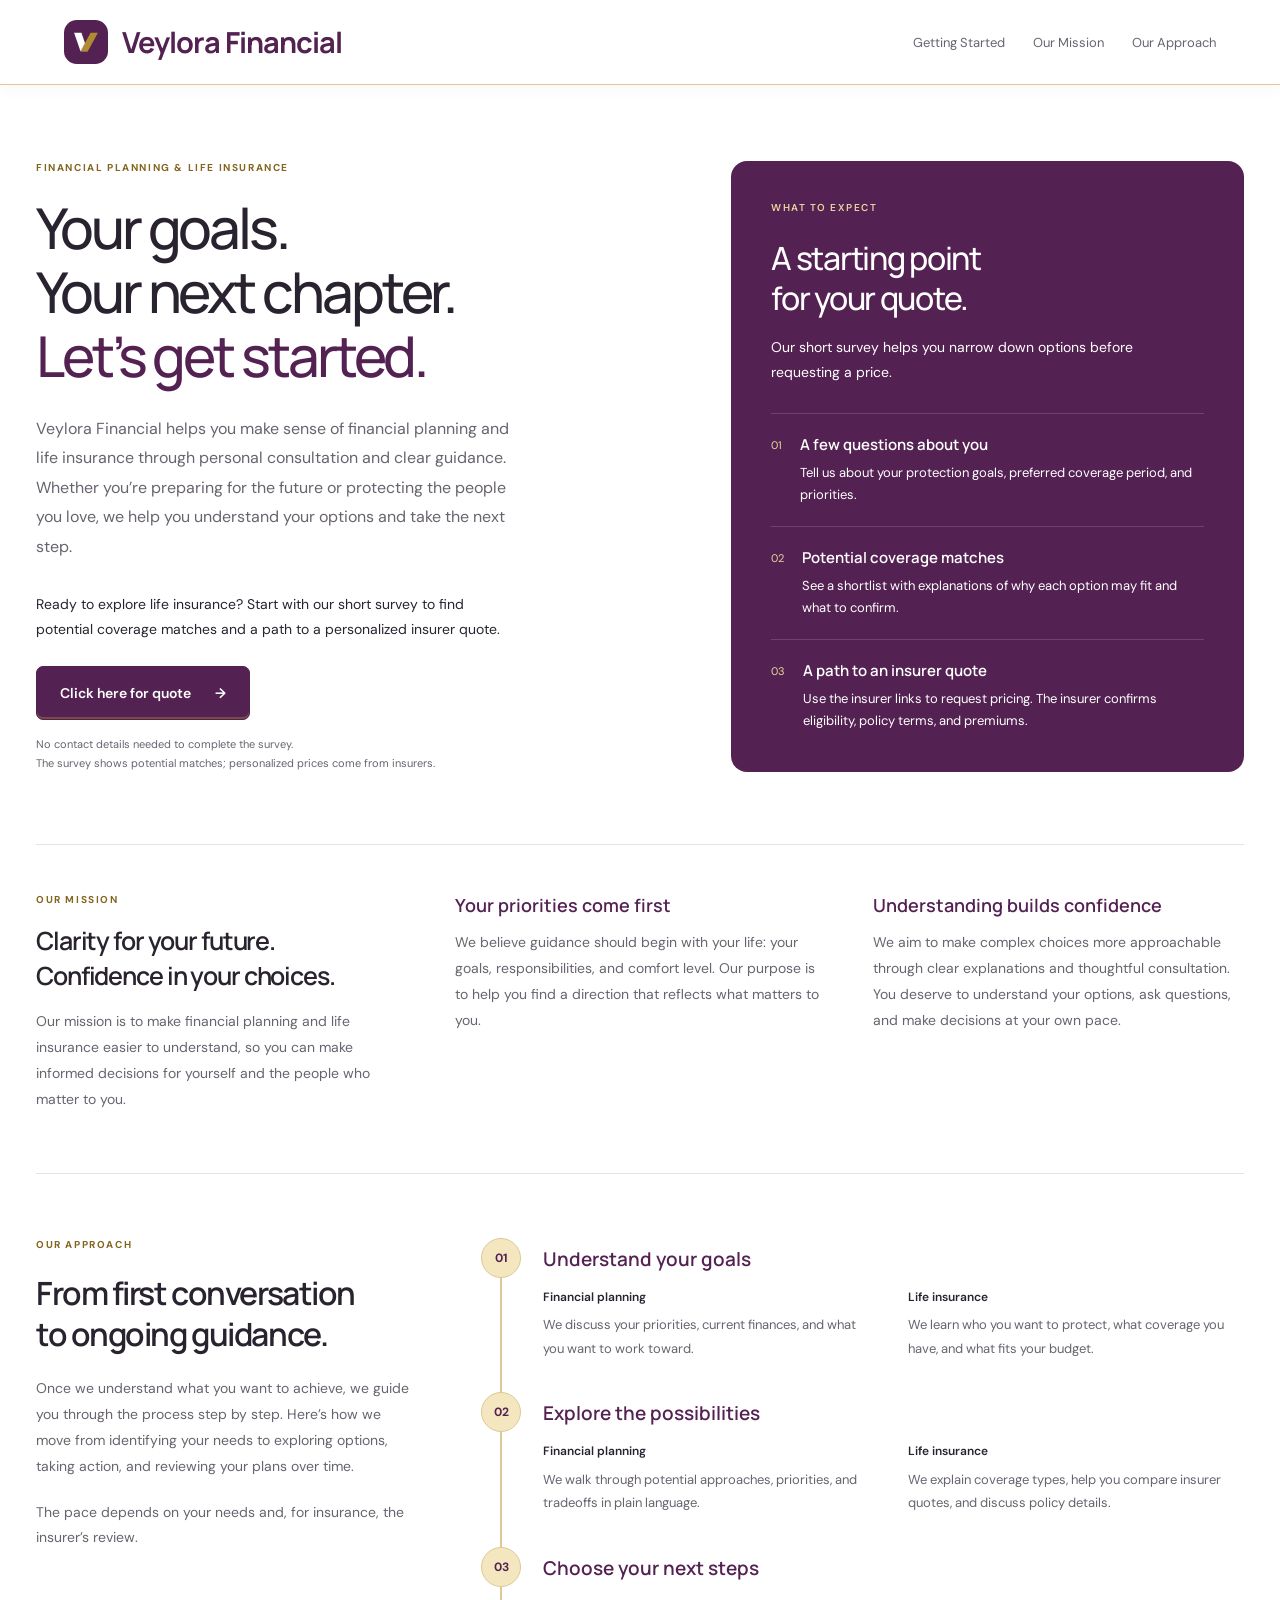
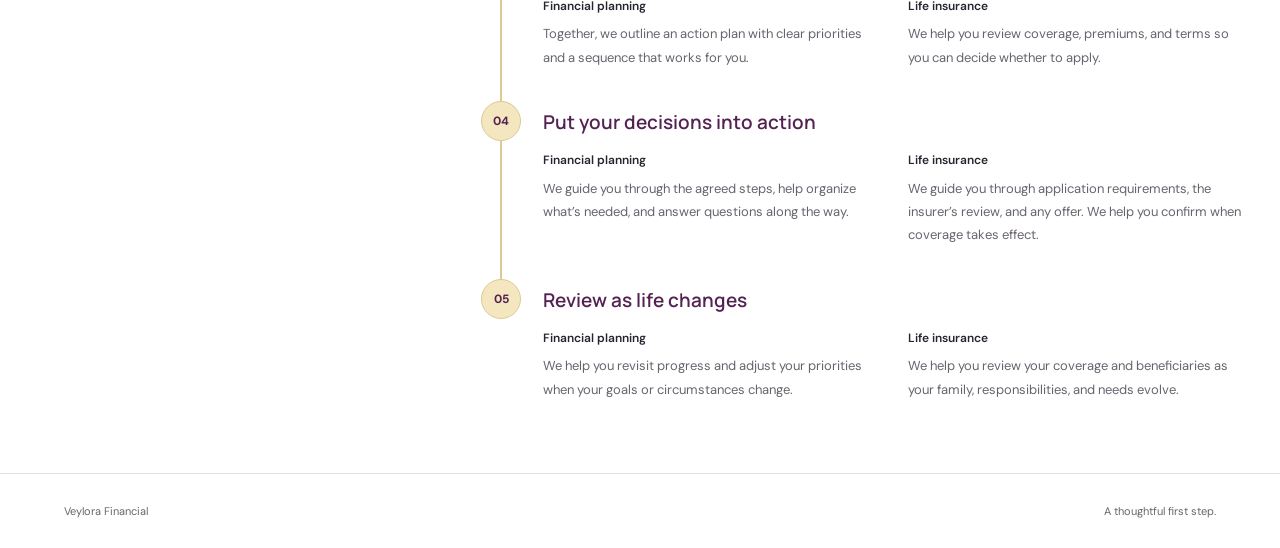
<file: index.html>
<!doctype html>
<html lang="en">
  <head>
    <meta charset="utf-8">
    <meta name="viewport" content="width=device-width, initial-scale=1">
    <meta name="description" content="Explore financial planning and life insurance consultations with Veylora Financial. Start with your goals and take a thoughtful next step.">
    <title>Veylora Financial | Financial Planning &amp; Life Insurance</title>
    <link rel="icon" type="image/svg+xml" href="assets/veylora-mark.svg">
    <link rel="stylesheet" href="css/style.css?v=veylora-2">
    <link rel="stylesheet" href="css/home.css?v=veylora-7">
  </head>
  <body class="home-page">
    <header class="site-header">
      <div class="brand">
        <img class="brand-logo" src="assets/veylora-mark.svg" alt="" width="44" height="44">
        <span>Veylora Financial</span>
      </div>
      <nav class="home-navigation" aria-label="Homepage sections">
        <a class="home-nav" href="#getting-started">Getting Started</a>
        <a class="home-nav" href="#mission">Our Mission</a>
        <a class="home-nav" href="#our-process">Our Approach</a>
      </nav>
    </header>
    <main class="home-main">
      <section class="home-hero" id="getting-started" aria-labelledby="home-heading">
        <div class="home-introduction">
          <p class="eyebrow">Financial planning &amp; life insurance</p>
          <h1 id="home-heading">Your goals.<br>Your next chapter.<br><span>Let’s get started.</span></h1>
          <p class="home-lead">Veylora Financial helps you make sense of financial planning and life insurance through personal consultation and clear guidance. Whether you’re preparing for the future or protecting the people you love, we help you understand your options and take the next step.</p>
          <p class="home-start">Ready to explore life insurance? Start with our short survey to find potential coverage matches and a path to a personalized insurer quote.</p>
          <a class="primary home-quote" href="survey.html">Click here for quote <span aria-hidden="true">→</span></a>
          <p class="home-quote-note">No contact details needed to complete the survey.<br>The survey shows potential matches; personalized prices come from insurers.</p>
        </div>
        <aside class="consultation-panel" aria-labelledby="conversation-heading">
          <p class="panel-eyebrow">What to expect</p>
          <h2 id="conversation-heading">A starting point<br>for your quote.</h2>
          <p>Our short survey helps you narrow down options before requesting a price.</p>
          <ol class="consultation-steps">
            <li><span aria-hidden="true">01</span><div><h3>A few questions about you</h3><p>Tell us about your protection goals, preferred coverage period, and priorities.</p></div></li>
            <li><span aria-hidden="true">02</span><div><h3>Potential coverage matches</h3><p>See a shortlist with explanations of why each option may fit and what to confirm.</p></div></li>
            <li><span aria-hidden="true">03</span><div><h3>A path to an insurer quote</h3><p>Use the insurer links to request pricing. The insurer confirms eligibility, policy terms, and premiums.</p></div></li>
          </ol>
        </aside>
      </section>
      <section class="home-services" id="mission" aria-labelledby="services-heading">
        <div class="services-introduction">
          <p class="eyebrow">Our mission</p>
          <h2 id="services-heading">Clarity for your future.<br>Confidence in your choices.</h2>
          <p class="mission-statement">Our mission is to make financial planning and life insurance easier to understand, so you can make informed decisions for yourself and the people who matter to you.</p>
        </div>
        <article>
          <h3>Your priorities come first</h3>
          <p>We believe guidance should begin with your life: your goals, responsibilities, and comfort level. Our purpose is to help you find a direction that reflects what matters to you.</p>
        </article>
        <article>
          <h3>Understanding builds confidence</h3>
          <p>We aim to make complex choices more approachable through clear explanations and thoughtful consultation. You deserve to understand your options, ask questions, and make decisions at your own pace.</p>
        </article>
      </section>
      <section class="home-process" id="our-process" aria-labelledby="process-heading">
        <div class="process-introduction">
          <p class="eyebrow">Our approach</p>
          <h2 id="process-heading">From first conversation<br>to ongoing guidance.</h2>
          <p>Once we understand what you want to achieve, we guide you through the process step by step. Here’s how we move from identifying your needs to exploring options, taking action, and reviewing your plans over time.</p>
          <p class="process-note">The pace depends on your needs and, for insurance, the insurer’s review.</p>
        </div>
        <ol class="process-timeline" aria-label="Your consultation journey">
          <li>
            <span class="process-number" aria-hidden="true">01</span>
            <div class="process-step">
              <h3>Understand your goals</h3>
              <div class="process-paths">
                <p><strong>Financial planning</strong>We discuss your priorities, current finances, and what you want to work toward.</p>
                <p><strong>Life insurance</strong>We learn who you want to protect, what coverage you have, and what fits your budget.</p>
              </div>
            </div>
          </li>
          <li>
            <span class="process-number" aria-hidden="true">02</span>
            <div class="process-step">
              <h3>Explore the possibilities</h3>
              <div class="process-paths">
                <p><strong>Financial planning</strong>We walk through potential approaches, priorities, and tradeoffs in plain language.</p>
                <p><strong>Life insurance</strong>We explain coverage types, help you compare insurer quotes, and discuss policy details.</p>
              </div>
            </div>
          </li>
          <li>
            <span class="process-number" aria-hidden="true">03</span>
            <div class="process-step">
              <h3>Choose your next steps</h3>
              <div class="process-paths">
                <p><strong>Financial planning</strong>Together, we outline an action plan with clear priorities and a sequence that works for you.</p>
                <p><strong>Life insurance</strong>We help you review coverage, premiums, and terms so you can decide whether to apply.</p>
              </div>
            </div>
          </li>
          <li>
            <span class="process-number" aria-hidden="true">04</span>
            <div class="process-step">
              <h3>Put your decisions into action</h3>
              <div class="process-paths">
                <p><strong>Financial planning</strong>We guide you through the agreed steps, help organize what’s needed, and answer questions along the way.</p>
                <p><strong>Life insurance</strong>We guide you through application requirements, the insurer’s review, and any offer. We help you confirm when coverage takes effect.</p>
              </div>
            </div>
          </li>
          <li>
            <span class="process-number" aria-hidden="true">05</span>
            <div class="process-step">
              <h3>Review as life changes</h3>
              <div class="process-paths">
                <p><strong>Financial planning</strong>We help you revisit progress and adjust your priorities when your goals or circumstances change.</p>
                <p><strong>Life insurance</strong>We help you review your coverage and beneficiaries as your family, responsibilities, and needs evolve.</p>
              </div>
            </div>
          </li>
        </ol>
      </section>
    </main>
    <footer class="site-footer"><span>Veylora Financial</span><span>A thoughtful first step.</span></footer>
  </body>
</html>
</file>
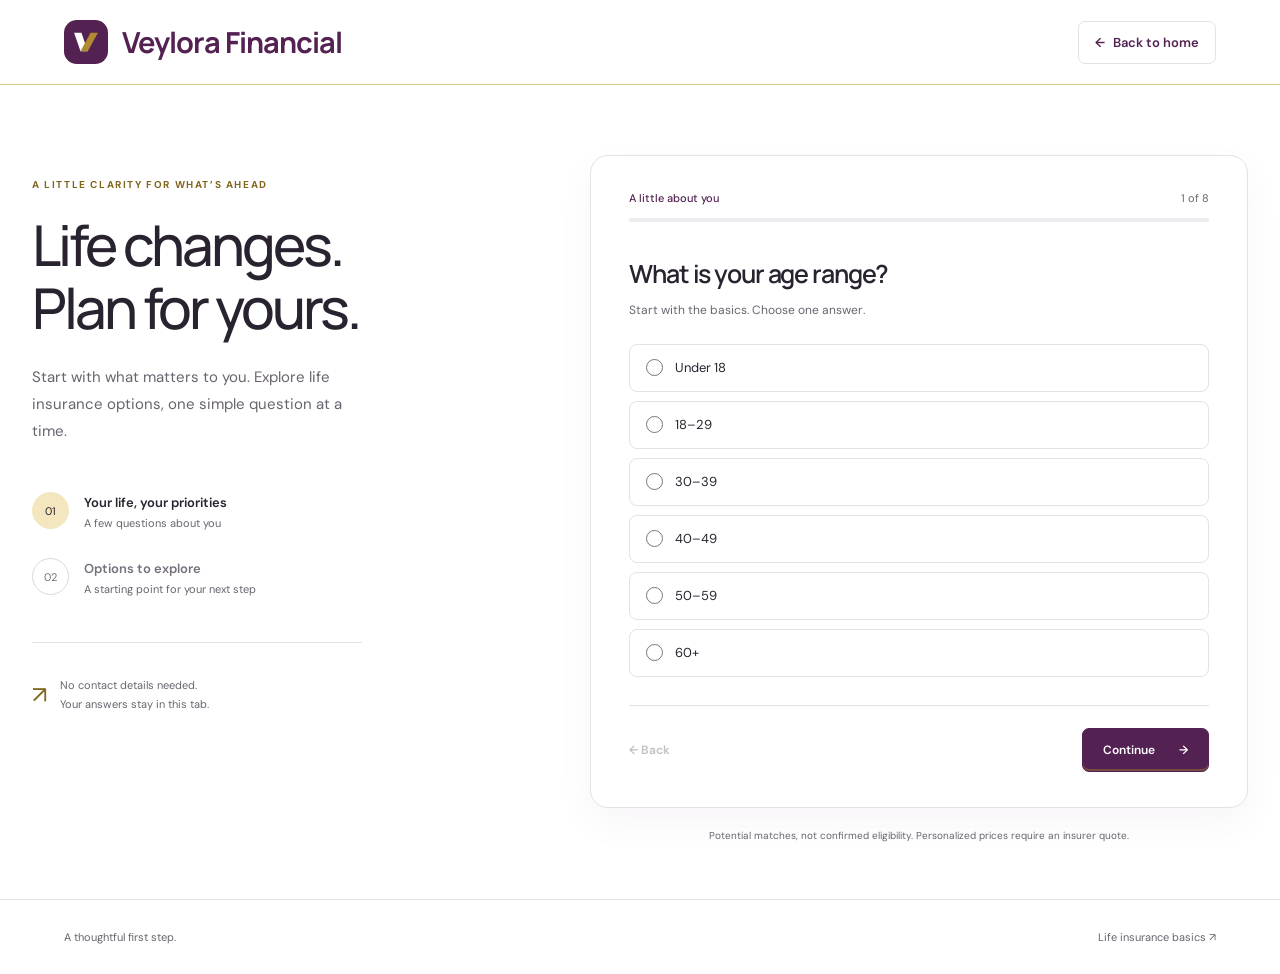
<file: survey.html>
<!doctype html>
<html lang="en">
  <head>
    <meta charset="utf-8">
    <meta name="viewport" content="width=device-width, initial-scale=1">
    <meta name="description" content="Compare potential life insurance matches for California and request personalized quotes from insurers.">
    <title>Veylora Financial | Life Insurance</title>
    <link rel="icon" type="image/svg+xml" href="assets/veylora-mark.svg">
    <link rel="stylesheet" href="css/style.css?v=veylora-3">
    <script type="module" src="js/app.js"></script>
  </head>
  <body>
    <header class="site-header survey-header">
      <div class="brand">
        <img class="brand-logo" src="assets/veylora-mark.svg" alt="" width="44" height="44">
        <span>Veylora Financial</span>
      </div>
      <a class="home-return" href="./"><span aria-hidden="true">←</span> Back to home</a>
    </header>
    <main class="layout">
      <aside class="sidebar">
        <p class="eyebrow">A little clarity for what’s ahead</p>
        <h1>Life changes.<br>Plan for yours.</h1>
        <p class="intro-copy">Start with what matters to you. Explore life insurance options, one simple question at a time.</p>
        <ol class="journey" aria-label="Your journey">
          <li id="stage-survey" aria-current="step"><span>01</span><div><strong>Your life, your priorities</strong><small>A few questions about you</small></div></li>
          <li id="stage-results"><span>02</span><div><strong>Options to explore</strong><small>A starting point for your next step</small></div></li>
        </ol>
        <div class="sidebar-note"><span aria-hidden="true">↗</span><p>No contact details needed.<br>Your answers stay in this tab.</p></div>
      </aside>
      <section class="workspace" aria-label="Life insurance survey">
        <div id="app" class="card" aria-busy="true"><p role="status">Getting your questions ready…</p></div>
        <p class="privacy-note">Potential matches, not confirmed eligibility. Personalized prices require an insurer quote.</p>
      </section>
    </main>
    <footer class="site-footer"><span>A thoughtful first step.</span><a href="https://content.naic.org/consumer/life-insurance.htm" target="_blank" rel="noopener noreferrer">Life insurance basics <span aria-hidden="true">↗</span></a></footer>
    <noscript><p class="noscript">Please enable JavaScript to use this survey.</p></noscript>
  </body>
</html>
</file>
<file: css/style.css>
@import url('https://fonts.googleapis.com/css2?family=DM+Sans:wght@400;500;600;700&family=Manrope:wght@400;500;600;700;800&display=swap');

:root { color-scheme: light; --ink: #29232f; --muted: #69636e; --brand: #542252; --accent-strong: #b18a32; --accent-ink: #82651e; --paper: #ffffff; --border: #e5e1e8; --accent: #f4e7bf; font-family: 'DM Sans', sans-serif; color: var(--ink); background: var(--paper); }
* { box-sizing: border-box; }
body { margin: 0; }
button, input { font: inherit; }
button, a, input { -webkit-tap-highlight-color: transparent; }
button { cursor: pointer; }
a { color: inherit; }
button:focus-visible, a:focus-visible, input:focus-visible { outline: 3px solid var(--accent-ink); outline-offset: 5px; }
.site-header, .site-footer { max-width: 1400px; margin: auto; padding: 30px 64px; display: flex; justify-content: space-between; align-items: center; }
.site-header { border-bottom: 1px solid #dcc993; gap: 20px; padding-top: 20px; padding-bottom: 20px; }
.brand { text-decoration: none; color: var(--brand); font: 700 29px 'Manrope', sans-serif; letter-spacing: -.035em; display: flex; align-items: center; gap: 14px; min-width: 0; }
.brand-logo { display: block; width: 44px; height: 44px; object-fit: contain; flex-shrink: 0; }
.survey-header { flex-wrap: wrap; }
.home-return { display: inline-flex; align-items: center; gap: 8px; padding: 12px 16px; border: 1px solid var(--border); border-radius: 7px; color: var(--brand); font-size: 13px; font-weight: 600; text-decoration: none; }
.home-return:hover { background: var(--accent); border-color: var(--accent-strong); }
.layout { max-width: 1336px; margin: auto; padding: 70px 32px 55px; display: grid; grid-template-columns: .85fr 1.15fr; gap: 72px; align-items: start; }
.sidebar { padding-top: 23px; }
.eyebrow { font-size: 10px; font-weight: 700; letter-spacing: .16em; text-transform: uppercase; margin: 0 0 22px; color: var(--accent-ink); }
h1, h2, h3 { font-family: 'Manrope', sans-serif; }
h1 { font-size: clamp(38px, 4.4vw, 61px); font-weight: 500; letter-spacing: -.055em; line-height: 1.12; margin: 0 0 25px; }
.intro-copy { color: var(--muted); font-size: 15px; max-width: 330px; line-height: 1.8; }
.journey { list-style: none; padding: 0; margin: 46px 0; display: grid; gap: 27px; }
.journey li { display: flex; gap: 15px; align-items: center; color: #76707d; }
.journey li > span { border: 1px solid #dcd6e1; border-radius: 50%; width: 37px; height: 37px; display: grid; place-items: center; font-size: 11px; }
.journey li[aria-current] { color: var(--ink); }
.journey li[aria-current] > span { background: var(--accent); border-color: var(--accent); }
.journey strong { font-size: 13px; font-weight: 600; }
.journey small { display: block; margin-top: 4px; font-size: 11px; color: var(--muted); }
.sidebar-note { display: flex; gap: 13px; align-items: center; padding-top: 22px; border-top: 1px solid var(--border); max-width: 330px; }
.sidebar-note > span { font-size: 24px; color: var(--accent-ink); }
.sidebar-note p { font-size: 11px; color: var(--muted); line-height: 1.7; }
.card { background: #fff; border: 1px solid var(--border); border-radius: 18px; padding: 35px 38px; box-shadow: 0 15px 40px #5422520a; min-height: 545px; }
.progress-heading { display: flex; justify-content: space-between; font-size: 11px; color: var(--muted); margin-bottom: 13px; }
.progress-heading strong { color: var(--brand); font-weight: 500; }
progress { appearance: none; width: 100%; height: 4px; border: none; display: block; margin-bottom: 35px; border-radius: 5px; background: #eeebf1; }
progress::-webkit-progress-bar { background: #eeebf1; border-radius: 5px; }
progress::-webkit-progress-value { background: var(--accent-strong); border-radius: 5px; }
progress::-moz-progress-bar { background: var(--accent-strong); border-radius: 5px; }
fieldset { border: 0; padding: 0; margin: 0; min-width: 0; }
legend { padding: 0; width: 100%; }
h2 { font-size: 25px; line-height: 1.35; font-weight: 600; letter-spacing: -.045em; margin: 0 0 10px; }
.helper { font-size: 12px; line-height: 1.65; color: var(--muted); margin: 0 0 23px; }
.options { display: grid; gap: 9px; }
.option { display: flex; align-items: center; gap: 12px; padding: 14px 16px; min-height: 48px; border: 1px solid var(--border); border-radius: 8px; cursor: pointer; font-size: 13px; transition: background .15s, border-color .15s; }
.option:hover { border-color: #a69ab2; background: #faf9fc; }
.option:has(input:checked) { border-color: var(--accent-strong); background: #fffaf0; }
.option:has(input:focus-visible) { outline: 3px solid var(--accent-ink); outline-offset: 2px; }
.option input { margin: 0; width: 17px; height: 17px; flex-shrink: 0; accent-color: var(--brand); }
.actions { display: flex; align-items: center; justify-content: space-between; gap: 12px; margin-top: 28px; padding-top: 22px; border-top: 1px solid var(--border); }
.primary, .secondary, .back { border-radius: 7px; padding: 13px 20px; font-size: 12px; font-weight: 600; }
.primary { background: var(--brand); color: #fff; border: 1px solid var(--brand); box-shadow: inset 0 -2px 0 #b18a3266; }
.primary:hover { background: #3d173c; }
.primary span { margin-left: 24px; }
.secondary { background: white; color: var(--brand); border: 1px solid #c6bdce; }
.back { background: none; color: var(--muted); border: none; padding-left: 0; }
.back:disabled { opacity: .4; cursor: default; }
.error { color: #9d321e; font-size: 12px; margin: 16px 0 0; }
.error:empty { display: none; }
.privacy-note { text-align: center; font-size: 10px; color: var(--muted); margin: 19px 12px 0; line-height: 1.7; }
.site-footer { border-top: 1px solid var(--border); font-size: 11px; color: var(--muted); }
.site-footer a { text-decoration: none; }
.site-footer a:hover { text-decoration: underline; }
.result-label { display: inline-block; font-size: 10px; background: var(--accent); padding: 7px 11px; border-radius: 20px; margin-bottom: 20px; }
.recommendation { background: #faf9fc; border: 1px solid var(--border); border-radius: 10px; padding: 20px; margin-top: 18px; }
.recommendation h3 { font-size: 19px; letter-spacing: -.025em; margin: 0 0 10px; }
.recommendation h4 { font-size: 12px; margin: 20px 0 7px; }
.match-rank { display: inline-block; color: var(--brand); font-size: 10px; font-weight: 700; background: var(--accent); border-radius: 5px; padding: 7px 9px; line-height: 1.5; }
.recommendation .insurer { font-size: 11px; text-transform: uppercase; letter-spacing: .08em; margin: 18px 0 5px; }
.ranking-method { margin: 0 0 18px; }
.ranking-method p { margin-top: 12px; }
.quote-notice { padding: 14px; border: 1px solid #dcc993; background: #fffaf0; border-radius: 8px; font-size: 12px; line-height: 1.7; }
.recommendation .price-label { font-weight: 700; margin: 20px 0 0; padding-top: 18px; border-top: 1px solid var(--border); }
.recommendation .price { border: 0; padding: 0; margin-top: 5px; }
.quote-actions { display: flex; flex-wrap: wrap; align-items: center; gap: 13px; margin-top: 16px; }
.quote-actions .primary { display: inline-block; text-decoration: none; text-align: center; }
.source-link { font-size: 11px; text-underline-offset: 3px; }
.recommendation .source-date { color: var(--muted); font-size: 10px; margin-bottom: 0; }
.considerations { margin: 18px 0; }
.recommendation p, .recommendation li, .result-notes li { font-size: 12px; line-height: 1.7; }
.recommendation ul, .result-notes { padding-left: 18px; }
.price { border-top: 1px solid var(--border); padding-top: 12px; margin-bottom: 0; color: var(--muted); }
.next-step { font-size: 12px; line-height: 1.75; margin: 22px 0; }
.answer-review { border-top: 1px solid var(--border); padding-top: 18px; margin-top: 25px; }
summary { cursor: pointer; font-size: 12px; font-weight: 600; }
.answer-review dl { font-size: 12px; line-height: 1.6; }
.answer-review dt { font-weight: 600; margin-top: 14px; }
.answer-review dd { margin: 3px 0 0; color: var(--muted); }
.noscript { text-align: center; padding: 20px; }
@media (min-width: 1400px) { .layout { padding-top: 95px; padding-bottom: 85px; } }
@media (max-width: 900px) { .site-header, .site-footer { padding: 24px 28px; } .layout { gap: 35px; padding: 40px 28px; grid-template-columns: .8fr 1.2fr; } .card { padding: 28px; } h1 { font-size: 41px; } }
@media (max-width: 650px) { .site-header, .site-footer { padding: 20px; } .site-header { flex-wrap: wrap; gap: 12px; } .brand { font-size: 25px; gap: 10px; } .brand-logo { width: 40px; height: 40px; } .layout { display: block; padding: 30px 18px; } .sidebar { padding: 0; } .eyebrow { margin-bottom: 13px; font-size: 9px; } h1 { font-size: 37px; margin-bottom: 12px; } h1 br { display: none; } .intro-copy { max-width: none; font-size: 13px; margin-bottom: 24px; } .journey, .sidebar-note { display: none; } .card { padding: 25px 22px; min-height: 0; } h2 { font-size: 23px; } progress { margin-bottom: 27px; } .actions { flex-wrap: wrap; } .site-footer { font-size: 10px; } }
@media (prefers-reduced-motion: reduce) { * { transition: none !important; } }
</file>
<file: css/home.css>
.home-page { background: #ffffff; --header-clearance: 150px; }
.home-page .site-header { position: sticky; top: 0; z-index: 100; flex-wrap: wrap; background: #ffffff; box-shadow: 0 4px 16px #54225208; }
.home-main section[id] { scroll-margin-top: var(--header-clearance); }
.home-navigation { display: flex; align-items: center; gap: 28px; margin-left: auto; }
.home-nav { flex-shrink: 0; font-size: 13px; text-decoration: none; color: var(--muted); padding: 12px 0; }
.home-nav:hover { color: var(--brand); text-decoration: underline; text-underline-offset: 5px; }
.home-main { max-width: 1272px; margin: auto; padding: 0 32px; }
.home-hero { display: grid; grid-template-columns: 1.2fr 1fr; gap: 80px; align-items: center; padding: 76px 0 72px; scroll-margin-top: 30px; }
.home-introduction h1 { font-size: clamp(38px, 4.4vw, 60px); line-height: 1.14; max-width: 620px; }
.home-introduction h1 span { color: var(--brand); }
.home-lead { max-width: 480px; color: var(--muted); font-size: 16px; line-height: 1.85; margin: 25px 0 30px; }
.home-start { max-width: 480px; color: var(--ink); font-size: 14px; line-height: 1.8; margin: 0 0 24px; }
.home-quote { display: inline-flex; align-items: center; justify-content: center; text-decoration: none; font-size: 14px; padding: 17px 23px; }
.home-quote-note { font-size: 11px; color: var(--muted); line-height: 1.7; margin: 15px 0 0; }
.consultation-panel { background-color: var(--brand, #542252); color: #fff; border-radius: 16px; padding: 40px; }
.panel-eyebrow { color: #ead69f; font-size: 10px; font-weight: 600; letter-spacing: .15em; text-transform: uppercase; margin: 0 0 24px; }
.consultation-panel h2 { color: #fff; font-size: 32px; line-height: 1.25; font-weight: 500; letter-spacing: -.04em; }
.consultation-panel > p:not(.panel-eyebrow) { font-size: 14px; line-height: 1.8; color: #fff; margin: 17px 0 27px; }
.consultation-steps { list-style: none; padding: 0; margin: 0; }
.consultation-steps li { display: flex; gap: 18px; padding: 20px 0; border-top: 1px solid #ffffff26; }
.consultation-steps li:last-child { padding-bottom: 0; }
.consultation-steps li > span { color: #ead69f; font-size: 11px; line-height: 23px; }
.consultation-steps h3 { color: #fff; margin: 0; font-size: 15px; font-weight: 600; }
.consultation-steps p { margin: 7px 0 0; font-size: 13px; line-height: 1.7; color: #fff; }
.home-services { display: grid; grid-template-columns: 1fr 1fr 1fr; gap: 48px; padding: 48px 0 60px; border-top: 1px solid var(--border); scroll-margin-top: 30px; }
.services-introduction .eyebrow { margin-bottom: 17px; }
.services-introduction h2 { font-size: 25px; line-height: 1.4; }
.mission-statement { font-size: 14px; line-height: 1.85; color: var(--muted); margin: 16px 0 0; }
.home-services article h3 { font-size: 18px; font-weight: 600; margin: 0 0 13px; color: var(--brand); }
.home-services article p { font-size: 14px; line-height: 1.85; color: var(--muted); margin: 0; }
.home-process { display: grid; grid-template-columns: 1fr 2fr; gap: 64px; border-top: 1px solid var(--border); padding: 64px 0 72px; scroll-margin-top: 30px; }
.process-introduction h2 { font-size: 32px; line-height: 1.3; }
.process-introduction > p:not(.eyebrow) { color: var(--muted); font-size: 14px; line-height: 1.85; margin: 20px 0 0; }
.process-introduction .process-note { font-size: 12px; }
.process-timeline { list-style: none; padding: 0; margin: 0; }
.process-timeline > li { position: relative; display: grid; grid-template-columns: 40px minmax(0, 1fr); gap: 22px; padding-bottom: 32px; }
.process-timeline > li:not(:last-child)::before { content: ''; position: absolute; top: 40px; bottom: 0; left: 19px; width: 2px; background: #dcc993; }
.process-timeline > li:last-child { padding-bottom: 0; }
.process-number { display: grid; place-items: center; width: 40px; height: 40px; border: 1px solid #dcc993; border-radius: 50%; background: #f4e7bf; color: #542252; font-size: 12px; font-weight: 700; }
.process-step { padding-top: 8px; }
.process-step h3 { color: var(--brand, #542252); font-size: 19px; margin: 0 0 15px; font-weight: 600; }
.process-paths { display: grid; grid-template-columns: 1fr 1fr; gap: 28px; }
.process-paths p { color: var(--muted); font-size: 13px; line-height: 1.8; margin: 0; }
.process-paths strong { display: block; color: var(--ink); font-size: 12px; margin-bottom: 5px; font-weight: 600; }
@media (max-width: 900px) {
  .home-hero { gap: 35px; padding: 52px 0; }
  .consultation-panel { padding: 28px; }
  .consultation-panel h2 { font-size: 28px; }
  .home-services { gap: 28px; }
  .home-process { grid-template-columns: 1fr; gap: 32px; }
  .process-introduction { max-width: 580px; }
}
@media (max-width: 650px) {
  .home-page .site-header { gap: 6px; }
  .home-navigation { width: 100%; justify-content: flex-end; gap: 16px; flex-wrap: wrap; }
  .home-nav { font-size: 12px; }
  .home-main { padding: 0 22px; }
  .home-hero { grid-template-columns: 1fr; gap: 36px; padding: 38px 0; }
  .home-introduction h1 { font-size: 40px; }
  .home-introduction h1 br { display: initial; }
  .home-lead { font-size: 15px; margin: 22px 0 25px; }
  .home-services { grid-template-columns: 1fr; gap: 28px; padding: 34px 0 40px; }
  .home-services h2 br { display: none; }
  .home-page .site-footer { gap: 18px; flex-wrap: wrap; }
  .home-process { padding: 38px 0 44px; }
  .process-introduction h2 { font-size: 28px; }
  .process-timeline > li { gap: 16px; }
  .process-paths { grid-template-columns: 1fr; gap: 16px; }
}
</file>
